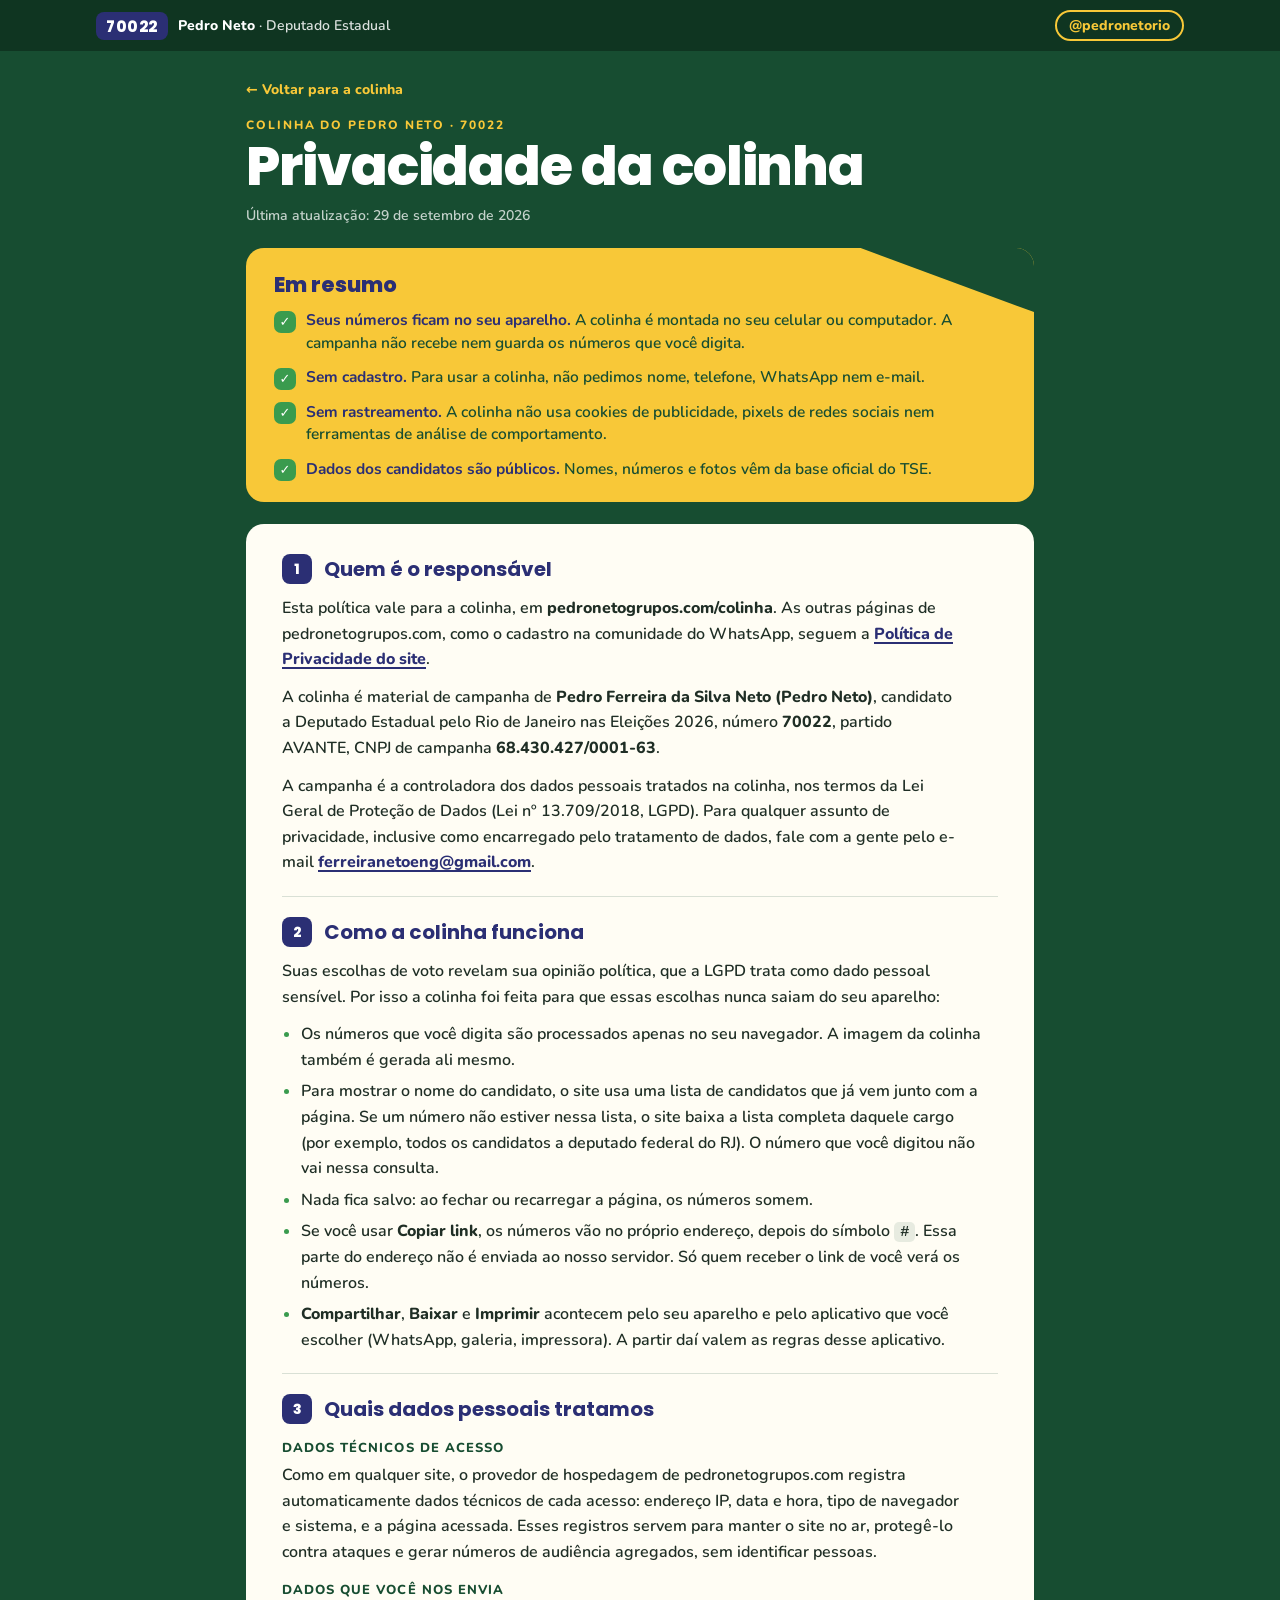
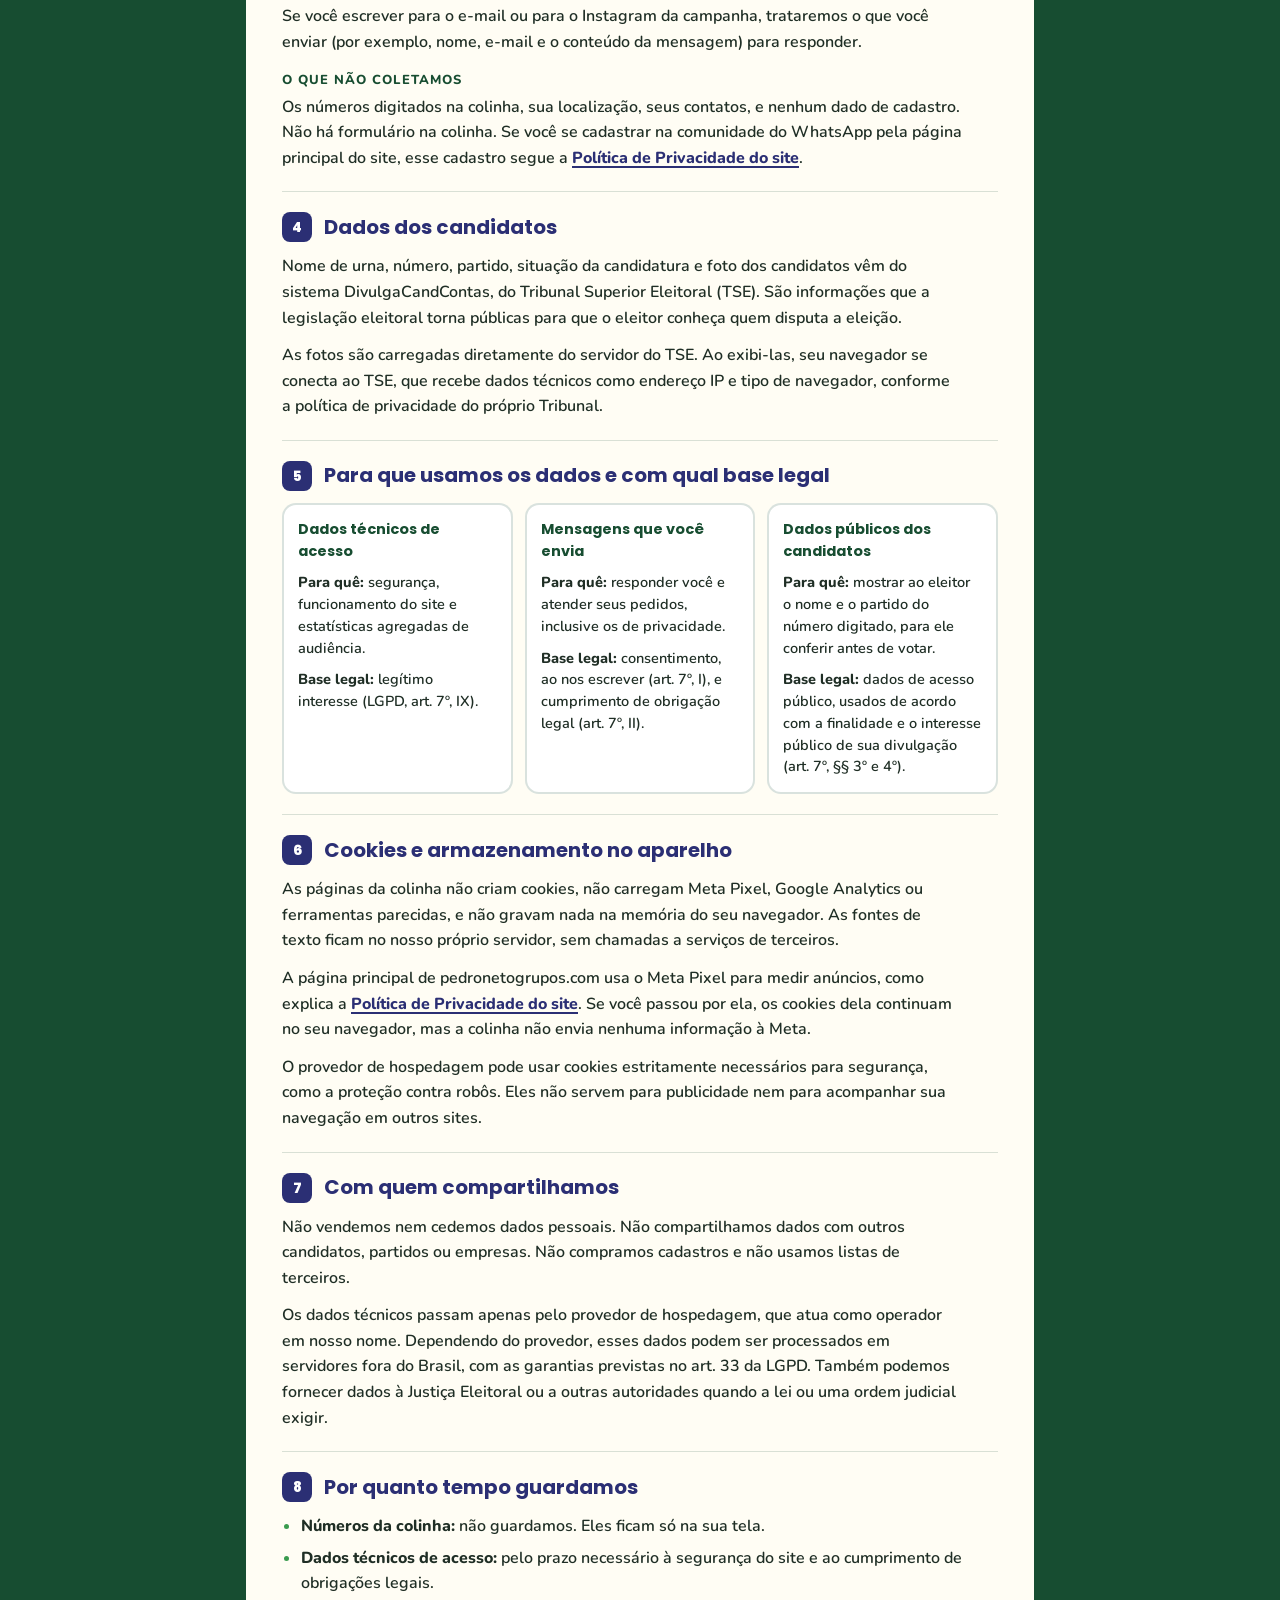
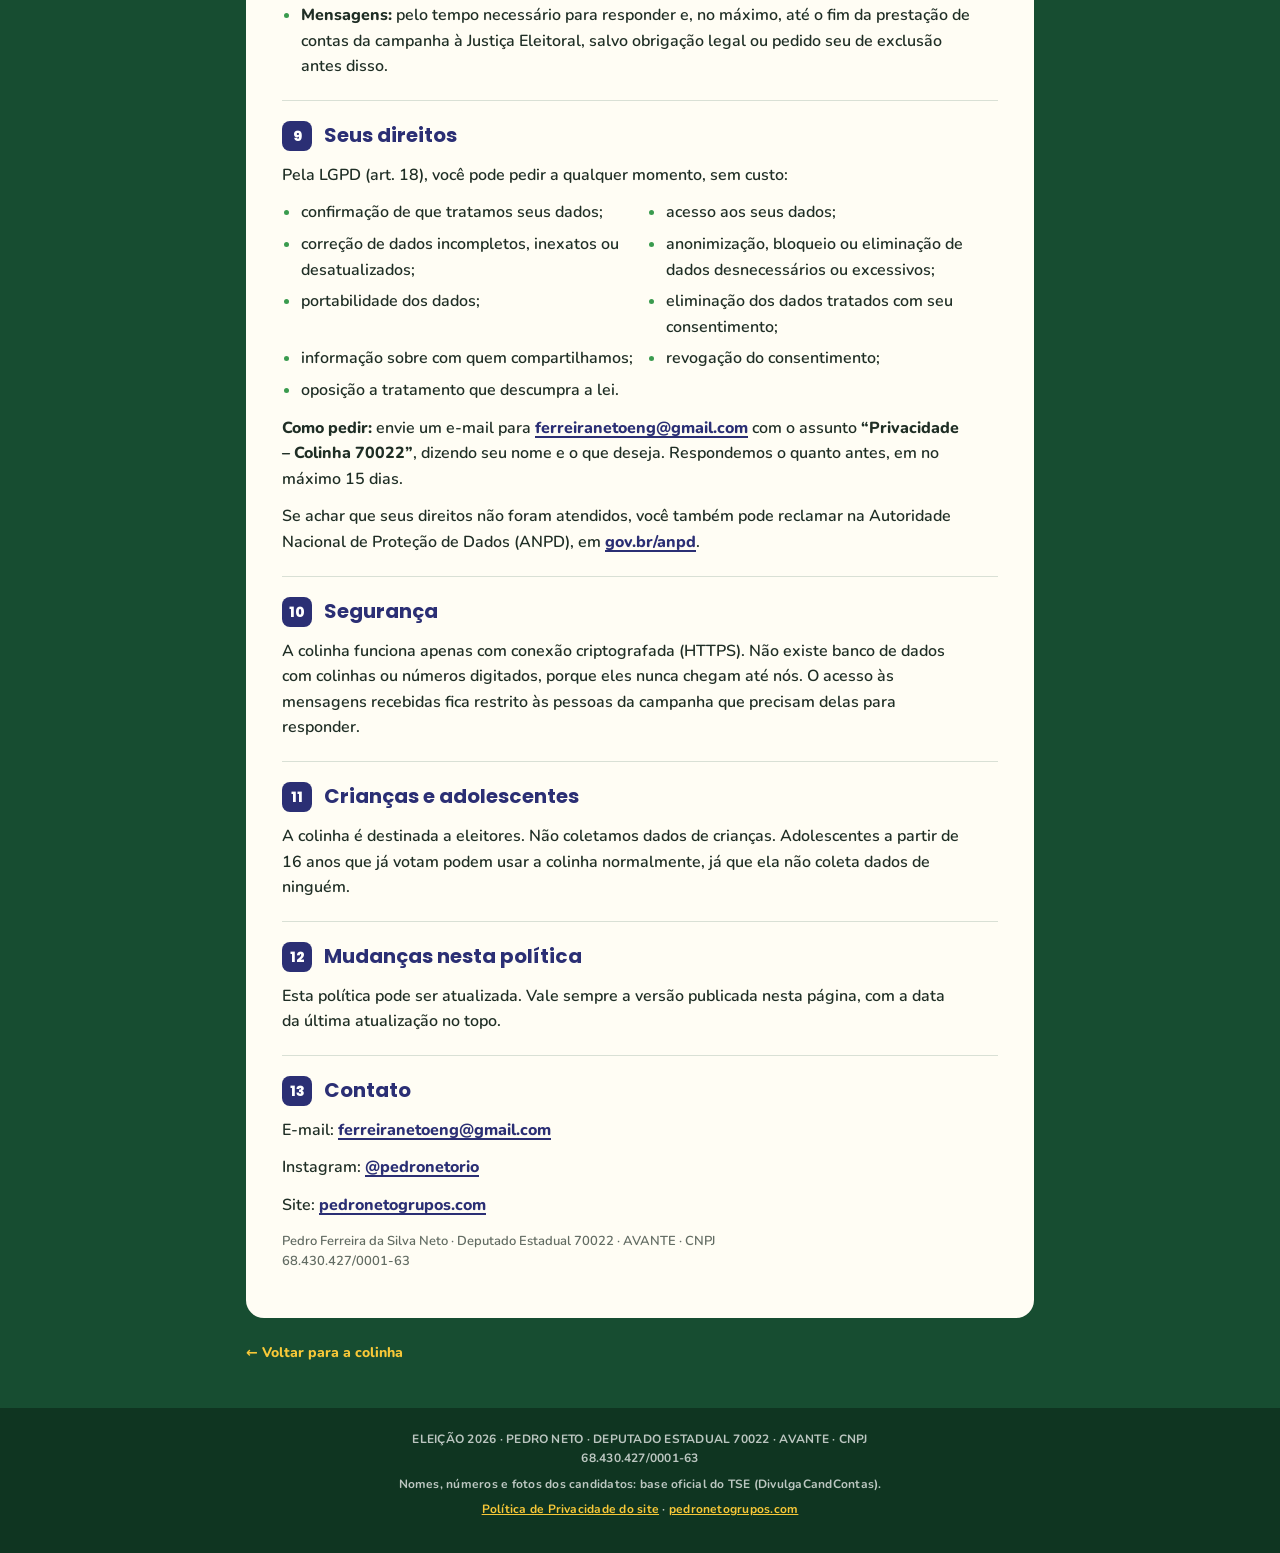
<file: colinha-privacidade.html>
<!doctype html>
<html lang="pt-BR">
<head>
<meta charset="utf-8">
<meta name="viewport" content="width=device-width, initial-scale=1, viewport-fit=cover">
<title>Privacidade da colinha · Pedro Neto 70022</title>
<meta name="description" content="Como a colinha do Pedro Neto 70022 trata dados pessoais: seus números ficam no seu aparelho, sem cadastro e sem cookies de rastreamento.">
<meta name="theme-color" content="#174d31">
<link rel="canonical" href="https://www.pedronetogrupos.com/colinha-privacidade.html">
<link rel="icon" href="/colinha-pedro-neto.jpg">
<link rel="stylesheet" href="/colinha-style.css">
</head>
<body class="pg-politica">
<!--CORPO-->
<header class="topo">
  <div class="topo-in">
    <a class="topo-marca" href="https://www.pedronetogrupos.com/">
      <span class="topo-num">70022</span>
      <span class="topo-nome"><strong>Pedro Neto</strong> · Deputado Estadual</span>
    </a>
    <a class="topo-insta" href="https://www.instagram.com/pedronetorio/" target="_blank" rel="noopener">@pedronetorio</a>
  </div>
</header>

<main class="politica">
  <div class="pol-cab">
    <a class="pol-voltar" href="/colinha">← Voltar para a colinha</a>
    <p class="sobre">Colinha do Pedro Neto · 70022</p>
    <h1>Privacidade da colinha</h1>
    <p class="pol-data">Última atualização: 29 de setembro de 2026</p>
  </div>

  <section class="pol-resumo" aria-labelledby="resumo-titulo">
    <h2 id="resumo-titulo">Em resumo</h2>
    <ul>
      <li><strong>Seus números ficam no seu aparelho.</strong> A colinha é montada no seu celular ou computador. A campanha não recebe nem guarda os números que você digita.</li>
      <li><strong>Sem cadastro.</strong> Para usar a colinha, não pedimos nome, telefone, WhatsApp nem e-mail.</li>
      <li><strong>Sem rastreamento.</strong> A colinha não usa cookies de publicidade, pixels de redes sociais nem ferramentas de análise de comportamento.</li>
      <li><strong>Dados dos candidatos são públicos.</strong> Nomes, números e fotos vêm da base oficial do TSE.</li>
    </ul>
  </section>

  <article class="pol-texto">
    <section id="responsavel">
      <h2><span class="pol-n">1</span>Quem é o responsável</h2>
      <p>Esta política vale para a colinha, em <strong>pedronetogrupos.com/colinha</strong>. As outras páginas de pedronetogrupos.com, como o cadastro na comunidade do WhatsApp, seguem a <a href="https://www.pedronetogrupos.com/politica-de-privacidade.html">Política de Privacidade do site</a>.</p>
      <p>A colinha é material de campanha de <strong>Pedro Ferreira da Silva Neto (Pedro Neto)</strong>, candidato a Deputado Estadual pelo Rio de Janeiro nas Eleições 2026, número <strong>70022</strong>, partido AVANTE, CNPJ de campanha <strong>68.430.427/0001-63</strong>.</p>
      <p>A campanha é a controladora dos dados pessoais tratados na colinha, nos termos da Lei Geral de Proteção de Dados (Lei nº 13.709/2018, LGPD). Para qualquer assunto de privacidade, inclusive como encarregado pelo tratamento de dados, fale com a gente pelo e-mail <a class="pol-email" data-email href="mailto:ferreiranetoeng@gmail.com">ferreiranetoeng@gmail.com</a>.</p>
    </section>

    <section id="colinha">
      <h2><span class="pol-n">2</span>Como a colinha funciona</h2>
      <p>Suas escolhas de voto revelam sua opinião política, que a LGPD trata como dado pessoal sensível. Por isso a colinha foi feita para que essas escolhas nunca saiam do seu aparelho:</p>
      <ul>
        <li>Os números que você digita são processados apenas no seu navegador. A imagem da colinha também é gerada ali mesmo.</li>
        <li>Para mostrar o nome do candidato, o site usa uma lista de candidatos que já vem junto com a página. Se um número não estiver nessa lista, o site baixa a lista completa daquele cargo (por exemplo, todos os candidatos a deputado federal do RJ). O número que você digitou não vai nessa consulta.</li>
        <li>Nada fica salvo: ao fechar ou recarregar a página, os números somem.</li>
        <li>Se você usar <strong>Copiar link</strong>, os números vão no próprio endereço, depois do símbolo <code>#</code>. Essa parte do endereço não é enviada ao nosso servidor. Só quem receber o link de você verá os números.</li>
        <li><strong>Compartilhar</strong>, <strong>Baixar</strong> e <strong>Imprimir</strong> acontecem pelo seu aparelho e pelo aplicativo que você escolher (WhatsApp, galeria, impressora). A partir daí valem as regras desse aplicativo.</li>
      </ul>
    </section>

    <section id="dados">
      <h2><span class="pol-n">3</span>Quais dados pessoais tratamos</h2>
      <h3>Dados técnicos de acesso</h3>
      <p>Como em qualquer site, o provedor de hospedagem de pedronetogrupos.com registra automaticamente dados técnicos de cada acesso: endereço IP, data e hora, tipo de navegador e sistema, e a página acessada. Esses registros servem para manter o site no ar, protegê-lo contra ataques e gerar números de audiência agregados, sem identificar pessoas.</p>
      <h3>Dados que você nos envia</h3>
      <p>Se você escrever para o e-mail ou para o Instagram da campanha, trataremos o que você enviar (por exemplo, nome, e-mail e o conteúdo da mensagem) para responder.</p>
      <h3>O que não coletamos</h3>
      <p>Os números digitados na colinha, sua localização, seus contatos, e nenhum dado de cadastro. Não há formulário na colinha. Se você se cadastrar na comunidade do WhatsApp pela página principal do site, esse cadastro segue a <a href="https://www.pedronetogrupos.com/politica-de-privacidade.html">Política de Privacidade do site</a>.</p>
    </section>

    <section id="candidatos">
      <h2><span class="pol-n">4</span>Dados dos candidatos</h2>
      <p>Nome de urna, número, partido, situação da candidatura e foto dos candidatos vêm do sistema DivulgaCandContas, do Tribunal Superior Eleitoral (TSE). São informações que a legislação eleitoral torna públicas para que o eleitor conheça quem disputa a eleição.</p>
      <p>As fotos são carregadas diretamente do servidor do TSE. Ao exibi-las, seu navegador se conecta ao TSE, que recebe dados técnicos como endereço IP e tipo de navegador, conforme a política de privacidade do próprio Tribunal.</p>
    </section>

    <section id="finalidades">
      <h2><span class="pol-n">5</span>Para que usamos os dados e com qual base legal</h2>
      <div class="pol-bases">
        <div class="pol-base">
          <p class="pol-base-o">Dados técnicos de acesso</p>
          <p><strong>Para quê:</strong> segurança, funcionamento do site e estatísticas agregadas de audiência.</p>
          <p><strong>Base legal:</strong> legítimo interesse (LGPD, art. 7º, IX).</p>
        </div>
        <div class="pol-base">
          <p class="pol-base-o">Mensagens que você envia</p>
          <p><strong>Para quê:</strong> responder você e atender seus pedidos, inclusive os de privacidade.</p>
          <p><strong>Base legal:</strong> consentimento, ao nos escrever (art. 7º, I), e cumprimento de obrigação legal (art. 7º, II).</p>
        </div>
        <div class="pol-base">
          <p class="pol-base-o">Dados públicos dos candidatos</p>
          <p><strong>Para quê:</strong> mostrar ao eleitor o nome e o partido do número digitado, para ele conferir antes de votar.</p>
          <p><strong>Base legal:</strong> dados de acesso público, usados de acordo com a finalidade e o interesse público de sua divulgação (art. 7º, §§ 3º e 4º).</p>
        </div>
      </div>
    </section>

    <section id="cookies">
      <h2><span class="pol-n">6</span>Cookies e armazenamento no aparelho</h2>
      <p>As páginas da colinha não criam cookies, não carregam Meta Pixel, Google Analytics ou ferramentas parecidas, e não gravam nada na memória do seu navegador. As fontes de texto ficam no nosso próprio servidor, sem chamadas a serviços de terceiros.</p>
      <p>A página principal de pedronetogrupos.com usa o Meta Pixel para medir anúncios, como explica a <a href="https://www.pedronetogrupos.com/politica-de-privacidade.html">Política de Privacidade do site</a>. Se você passou por ela, os cookies dela continuam no seu navegador, mas a colinha não envia nenhuma informação à Meta.</p>
      <p>O provedor de hospedagem pode usar cookies estritamente necessários para segurança, como a proteção contra robôs. Eles não servem para publicidade nem para acompanhar sua navegação em outros sites.</p>
    </section>

    <section id="compartilhamento">
      <h2><span class="pol-n">7</span>Com quem compartilhamos</h2>
      <p>Não vendemos nem cedemos dados pessoais. Não compartilhamos dados com outros candidatos, partidos ou empresas. Não compramos cadastros e não usamos listas de terceiros.</p>
      <p>Os dados técnicos passam apenas pelo provedor de hospedagem, que atua como operador em nosso nome. Dependendo do provedor, esses dados podem ser processados em servidores fora do Brasil, com as garantias previstas no art. 33 da LGPD. Também podemos fornecer dados à Justiça Eleitoral ou a outras autoridades quando a lei ou uma ordem judicial exigir.</p>
    </section>

    <section id="prazos">
      <h2><span class="pol-n">8</span>Por quanto tempo guardamos</h2>
      <ul>
        <li><strong>Números da colinha:</strong> não guardamos. Eles ficam só na sua tela.</li>
        <li><strong>Dados técnicos de acesso:</strong> pelo prazo necessário à segurança do site e ao cumprimento de obrigações legais.</li>
        <li><strong>Mensagens:</strong> pelo tempo necessário para responder e, no máximo, até o fim da prestação de contas da campanha à Justiça Eleitoral, salvo obrigação legal ou pedido seu de exclusão antes disso.</li>
      </ul>
    </section>

    <section id="direitos">
      <h2><span class="pol-n">9</span>Seus direitos</h2>
      <p>Pela LGPD (art. 18), você pode pedir a qualquer momento, sem custo:</p>
      <ul class="pol-lista-dupla">
        <li>confirmação de que tratamos seus dados;</li>
        <li>acesso aos seus dados;</li>
        <li>correção de dados incompletos, inexatos ou desatualizados;</li>
        <li>anonimização, bloqueio ou eliminação de dados desnecessários ou excessivos;</li>
        <li>portabilidade dos dados;</li>
        <li>eliminação dos dados tratados com seu consentimento;</li>
        <li>informação sobre com quem compartilhamos;</li>
        <li>revogação do consentimento;</li>
        <li>oposição a tratamento que descumpra a lei.</li>
      </ul>
      <p><strong>Como pedir:</strong> envie um e-mail para <a class="pol-email" data-email href="mailto:ferreiranetoeng@gmail.com">ferreiranetoeng@gmail.com</a> com o assunto <strong>“Privacidade – Colinha 70022”</strong>, dizendo seu nome e o que deseja. Respondemos o quanto antes, em no máximo 15 dias.</p>
      <p>Se achar que seus direitos não foram atendidos, você também pode reclamar na Autoridade Nacional de Proteção de Dados (ANPD), em <a href="https://www.gov.br/anpd" target="_blank" rel="noopener">gov.br/anpd</a>.</p>
    </section>

    <section id="seguranca">
      <h2><span class="pol-n">10</span>Segurança</h2>
      <p>A colinha funciona apenas com conexão criptografada (HTTPS). Não existe banco de dados com colinhas ou números digitados, porque eles nunca chegam até nós. O acesso às mensagens recebidas fica restrito às pessoas da campanha que precisam delas para responder.</p>
    </section>

    <section id="menores">
      <h2><span class="pol-n">11</span>Crianças e adolescentes</h2>
      <p>A colinha é destinada a eleitores. Não coletamos dados de crianças. Adolescentes a partir de 16 anos que já votam podem usar a colinha normalmente, já que ela não coleta dados de ninguém.</p>
    </section>

    <section id="mudancas">
      <h2><span class="pol-n">12</span>Mudanças nesta política</h2>
      <p>Esta política pode ser atualizada. Vale sempre a versão publicada nesta página, com a data da última atualização no topo.</p>
    </section>

    <section id="contato" class="pol-contato">
      <h2><span class="pol-n">13</span>Contato</h2>
      <p>E-mail: <a class="pol-email" data-email href="mailto:ferreiranetoeng@gmail.com">ferreiranetoeng@gmail.com</a></p>
      <p>Instagram: <a href="https://www.instagram.com/pedronetorio/" target="_blank" rel="noopener">@pedronetorio</a></p>
      <p>Site: <a href="https://www.pedronetogrupos.com/">pedronetogrupos.com</a></p>
      <p class="pol-legal">Pedro Ferreira da Silva Neto · Deputado Estadual 70022 · AVANTE · CNPJ 68.430.427/0001-63</p>
    </section>
  </article>

  <p class="pol-fim"><a class="pol-voltar" href="/colinha">← Voltar para a colinha</a></p>
</main>

<footer class="rodape">
  <p>ELEIÇÃO 2026 · PEDRO NETO · DEPUTADO ESTADUAL 70022 · AVANTE · CNPJ 68.430.427/0001-63</p>
  <p>Nomes, números e fotos dos candidatos: base oficial do TSE (DivulgaCandContas).</p>
  <p><a href="https://www.pedronetogrupos.com/politica-de-privacidade.html">Política de Privacidade do site</a> · <a href="https://www.pedronetogrupos.com/">pedronetogrupos.com</a></p>
</footer>
<!--/CORPO-->
<script src="/colinha-config.js"></script>
<script>
  // Se o e-mail mudar em colinha-config.js, a política acompanha.
  (function () {
    var c = window.COLINHA_CONFIG || {};
    var email = String(c.EMAIL || '').trim();
    if (!email) return;
    document.querySelectorAll('[data-email]').forEach(function (a) {
      a.textContent = email;
      a.setAttribute('href', 'mailto:' + email);
    });
  })();
</script>
</body>
</html>
</file>
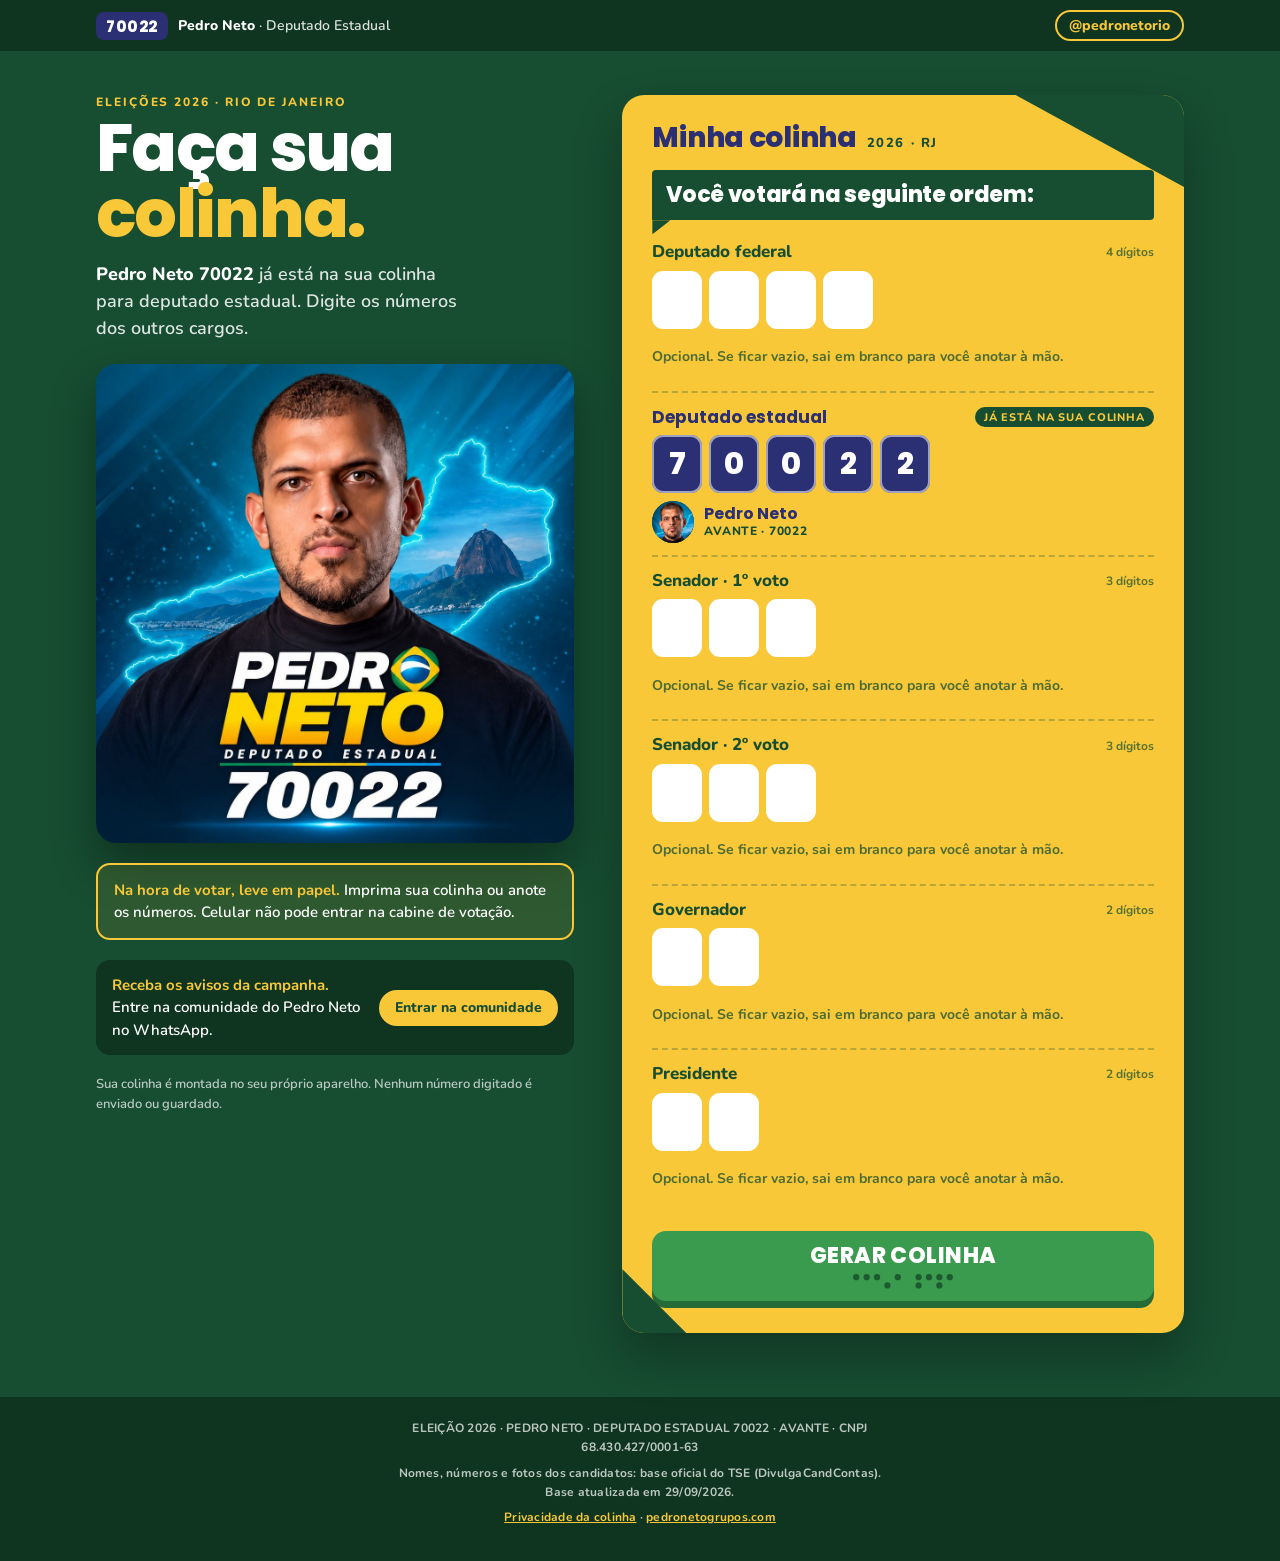
<file: colinha.html>
<!doctype html>
<html lang="pt-BR">
<head>
<meta charset="utf-8">
<meta name="viewport" content="width=device-width, initial-scale=1, viewport-fit=cover">
<title>Colinha do Pedro Neto · 70022</title>
<meta name="description" content="Monte sua colinha para votar no Rio de Janeiro: Pedro Neto 70022 para Deputado Estadual. Digite os outros números, gere a colinha e leve no papel.">
<meta name="theme-color" content="#174d31">
<link rel="canonical" href="https://www.pedronetogrupos.com/colinha">
<meta property="og:type" content="website">
<meta property="og:url" content="https://www.pedronetogrupos.com/colinha">
<meta property="og:title" content="Colinha do Pedro Neto · 70022">
<meta property="og:description" content="Faça sua colinha. Pedro Neto 70022 para Deputado Estadual.">
<meta property="og:image" content="https://www.pedronetogrupos.com/colinha-capa.jpg">
<meta name="twitter:card" content="summary_large_image">
<link rel="icon" href="/colinha-pedro-neto.jpg">
<link rel="stylesheet" href="/colinha-style.css">
</head>
<body>
<!--CORPO-->
<header class="topo">
  <div class="topo-in">
    <a class="topo-marca" href="https://www.pedronetogrupos.com/">
      <span class="topo-num">70022</span>
      <span class="topo-nome"><strong>Pedro Neto</strong> · Deputado Estadual</span>
    </a>
    <a class="topo-insta" id="link-insta" href="#" target="_blank" rel="noopener" hidden>Instagram</a>
  </div>
</header>

<main class="pagina">
  <section class="hero">
    <div class="hero-texto">
      <p class="sobre">Eleições 2026 · Rio de Janeiro</p>
      <h1>Faça sua <em>colinha.</em></h1>
      <p class="lead"><strong>Pedro Neto 70022</strong> já está na sua colinha para deputado estadual. Digite os números dos outros cargos.</p>
    </div>
    <figure class="capa">
      <img src="/colinha-capa.jpg" width="1080" height="1080" alt="Pedro Neto, candidato a Deputado Estadual pelo Rio de Janeiro, número 70022">
    </figure>
  </section>

  <section class="colinha-form" aria-labelledby="titulo-form">
    <div class="cf-cab">
      <h2 id="titulo-form">Minha colinha</h2>
      <span class="cf-ano">2026 · RJ</span>
    </div>
    <p class="faixa">Você votará na seguinte ordem:</p>

    <form id="form" novalidate autocomplete="off">
      <div id="linhas" class="linhas"></div>
      <button type="submit" class="btn-confirma" id="btn-gerar">
        <span class="bc-txt">Gerar colinha</span>
        <span class="bc-braille" aria-hidden="true"></span>
      </button>
    </form>
  </section>

  <aside class="aviso">
    <p><strong>Na hora de votar, leve em papel.</strong> Imprima sua colinha ou anote os números. Celular não pode entrar na cabine de votação.</p>
  </aside>
  <aside class="comunidade">
    <p><strong>Receba os avisos da campanha.</strong> Entre na comunidade do Pedro Neto no WhatsApp.</p>
    <a class="btn-comunidade" href="https://www.pedronetogrupos.com/#entrar">Entrar na comunidade</a>
  </aside>
  <p class="privacidade">Sua colinha é montada no seu próprio aparelho. Nenhum número digitado é enviado ou guardado.</p>
</main>

<footer class="rodape">
  <p>ELEIÇÃO 2026 · PEDRO NETO · DEPUTADO ESTADUAL 70022 · AVANTE · CNPJ 68.430.427/0001-63</p>
  <p>Nomes, números e fotos dos candidatos: base oficial do TSE (DivulgaCandContas). <span id="base-data"></span></p>
  <p><a href="/colinha-privacidade.html" id="link-priv">Privacidade da colinha</a> · <a href="https://www.pedronetogrupos.com/">pedronetogrupos.com</a></p>
</footer>

<div class="modal" id="modal" hidden>
  <div class="modal-fundo" data-fechar></div>
  <div class="modal-caixa" role="dialog" aria-modal="true" aria-labelledby="modal-titulo">
    <div class="modal-cab">
      <h2 id="modal-titulo">Sua colinha está pronta</h2>
      <button type="button" class="modal-x" data-fechar aria-label="Fechar">×</button>
    </div>
    <div class="modal-img">
      <img id="img-colinha" alt="Sua colinha de votação com os candidatos escolhidos">
    </div>
    <div class="modal-acoes">
      <button type="button" class="acao acao-principal" id="btn-compartilhar">Compartilhar colinha</button>
      <button type="button" class="acao" id="btn-baixar">Baixar</button>
      <button type="button" class="acao" id="btn-imprimir">Imprimir</button>
      <button type="button" class="acao" id="btn-link">Copiar link</button>
      <button type="button" class="acao acao-sec" id="btn-editar" data-fechar>Editar colinha</button>
    </div>
    <p class="modal-msg" id="modal-msg" role="status"></p>
  </div>
</div>

<div id="impressao" aria-hidden="true"><img id="img-impressao" alt=""></div>
<!--/CORPO-->
<script src="/colinha-config.js"></script>
<script src="/colinha-app.js"></script>
</body>
</html>
</file>
<file: colinha-style.css>
/* Layout: página verde-bandeira; o formulário é a própria colinha amarela (mesmas cores da colinha impressa). */
:root {
  --amarelo: #f8c838;
  --verde: #174d31;
  --verde-escuro: #0f3521;
  --marinho: #2b2f74;
  --confirma: #3a9b4e;
  --confirma-sombra: #256b37;
  --braille: #1d5a2f;
  --branco: #ffffff;
  --alerta: #8f1d0c;
  --papel: #fffdf4;
  --tinta: #1f2e25;
  --linha: rgba(23, 77, 49, .16);
  --fonte-display: "Poppins", "Montserrat", "Segoe UI", system-ui, sans-serif;
  --fonte-texto: "Nunito", "Segoe UI", system-ui, -apple-system, sans-serif;
  color-scheme: light;
}

@font-face { font-family: "Poppins"; font-style: normal; font-weight: 600; font-display: swap; src: url("[data-uri]") format("woff2"); }
@font-face { font-family: "Poppins"; font-style: normal; font-weight: 700; font-display: swap; src: url("[data-uri]") format("woff2"); }
@font-face { font-family: "Poppins"; font-style: normal; font-weight: 800; font-display: swap; src: url("[data-uri]") format("woff2"); }
@font-face { font-family: "Nunito"; font-style: normal; font-weight: 600; font-display: swap; src: url("[data-uri]") format("woff2"); }
@font-face { font-family: "Nunito"; font-style: normal; font-weight: 700; font-display: swap; src: url("[data-uri]") format("woff2"); }
@font-face { font-family: "Nunito"; font-style: normal; font-weight: 800; font-display: swap; src: url("[data-uri]") format("woff2"); }

* { box-sizing: border-box; }
html { -webkit-text-size-adjust: 100%; }
body {
  margin: 0;
  background: var(--verde);
  color: var(--branco);
  font: 600 16px/1.5 var(--fonte-texto);
}
img { max-width: 100%; display: block; }
[hidden] { display: none !important; }

/* Topo */
.topo { background: var(--verde-escuro); }
.topo-in {
  max-width: 1120px; margin: 0 auto;
  display: flex; align-items: center; gap: 10px;
  padding: 10px 16px;
}
.topo-marca { display: flex; align-items: center; gap: 10px; color: inherit; text-decoration: none; min-width: 0; }
.topo-marca:focus-visible { outline: 3px solid var(--amarelo); outline-offset: 3px; border-radius: 8px; }
.topo-num {
  background: var(--marinho); color: var(--branco);
  font: 800 15px/1 var(--fonte-display); letter-spacing: .04em;
  padding: 7px 10px 6px; border-radius: 8px;
}
.topo-nome { font-size: 14px; color: rgba(255,255,255,.85); }
.topo-nome strong { color: var(--branco); font-weight: 800; }
.topo-insta {
  margin-left: auto; color: var(--amarelo); font-weight: 800; font-size: 14px;
  text-decoration: none; border: 2px solid var(--amarelo); border-radius: 999px; padding: 3px 12px;
}

/* Página */
.pagina {
  max-width: 1120px; margin: 0 auto;
  padding-inline: 16px; padding-block: 28px 40px;
  display: grid; grid-template-columns: minmax(0, 1fr); gap: 24px;
}
@media (min-width: 920px) {
  .pagina {
    grid-template-columns: minmax(0, .92fr) minmax(0, 1.08fr);
    grid-template-areas: "hero form" "aviso form" "comu form" "priv form";
    grid-template-rows: auto auto auto 1fr;
    align-items: start; column-gap: 48px; row-gap: 20px; padding-block: 44px 64px;
  }
  .hero { grid-area: hero; }
  .colinha-form { grid-area: form; }
  .aviso { grid-area: aviso; }
  .comunidade { grid-area: comu; }
  .privacidade { grid-area: priv; }
}

.hero { display: grid; gap: 22px; }
.sobre {
  margin: 0 0 6px; color: var(--amarelo);
  font: 800 12px/1.2 var(--fonte-texto); letter-spacing: .16em; text-transform: uppercase;
}
.hero h1 {
  margin: 0; font: 800 clamp(42px, 10vw, 66px)/1 var(--fonte-display);
  letter-spacing: -.025em; text-wrap: balance;
}
.hero h1 em { font-style: normal; color: var(--amarelo); }
.lead { margin: 14px 0 0; font-size: 18px; color: rgba(255,255,255,.86); max-width: 34ch; }
.lead strong { color: var(--branco); font-weight: 800; }
.capa { margin: 0; }
.capa img {
  width: 100%; max-width: 520px; height: auto; aspect-ratio: 1;
  border-radius: 20px; box-shadow: 0 22px 44px rgba(0,0,0,.35);
}

/* Formulário = colinha */
.colinha-form {
  position: relative; overflow: hidden;
  background: var(--amarelo); color: var(--verde);
  border-radius: 22px; padding: 22px 18px 26px;
  box-shadow: 0 24px 48px rgba(0,0,0,.28);
}
.colinha-form::before, .colinha-form::after {
  content: ""; position: absolute; background: var(--verde); pointer-events: none;
}
.colinha-form::before { top: 0; right: 0; width: 30%; height: 92px; clip-path: polygon(0 0, 100% 0, 100% 100%); }
.colinha-form::after { bottom: 0; left: 0; width: 64px; height: 64px; clip-path: polygon(0 0, 0 100%, 100% 100%); }
@media (min-width: 520px) { .colinha-form { padding: 28px 30px 32px; } }

.cf-cab { display: flex; align-items: baseline; column-gap: 10px; row-gap: 2px; flex-wrap: wrap; position: relative; padding-right: 26%; }
.cf-cab h2 { margin: 0; color: var(--marinho); font: 800 28px/1.1 var(--fonte-display); letter-spacing: -.01em; }
.cf-ano { font: 800 13px/1 var(--fonte-texto); letter-spacing: .12em; text-transform: uppercase; }

.faixa {
  position: relative; margin: 16px 0 18px;
  background: var(--verde); color: var(--branco);
  font: 800 clamp(15px, 4.1vw, 22px)/1.2 var(--fonte-display); letter-spacing: -.015em;
  padding: 12px 14px; border-radius: 4px 4px 4px 0;
}
.faixa::after {
  content: ""; position: absolute; left: 0; top: 100%;
  width: 18px; height: 14px; background: var(--verde);
  clip-path: polygon(0 0, 100% 0, 0 100%);
}

.linhas { display: grid; }
.linha { padding: 14px 0 12px; border-top: 2px dashed rgba(23,77,49,.28); display: grid; gap: 8px; }
.linha:first-child { border-top: 0; padding-top: 4px; }
.linha-topo { display: flex; align-items: center; justify-content: space-between; gap: 10px; flex-wrap: wrap; }
.linha-topo label, .linha-topo .rotulo { font: 800 17px/1.2 var(--fonte-texto); color: var(--verde); }
.linha.fixa .rotulo { color: var(--marinho); font-family: var(--fonte-display); font-weight: 700; }
.dig { font-size: 12px; font-weight: 700; opacity: .7; }

.caixas-linha { display: flex; align-items: center; gap: 10px; }
.caixas { position: relative; display: inline-flex; gap: 7px; }
.cx {
  width: clamp(40px, 12vw, 50px); aspect-ratio: 50 / 58; border-radius: 11px;
  background: var(--branco); color: var(--verde);
  display: grid; place-items: center;
  font: 800 clamp(24px, 7vw, 30px)/1 var(--fonte-display);
  transition: box-shadow .12s ease;
}
.caixas input {
  position: absolute; inset: 0; width: 100%; height: 100%;
  opacity: 0; border: 0; padding: 0; margin: 0; font-size: 16px;
  color: transparent; background: transparent; caret-color: transparent; cursor: text;
}
.caixas:focus-within .cx.atual { box-shadow: 0 0 0 3px var(--marinho); }
.caixas.fixas .cx { background: var(--marinho); color: var(--branco); box-shadow: inset 0 0 0 2px rgba(255,255,255,.55); }
.linha.erro .cx { box-shadow: 0 0 0 2px var(--alerta); }

.limpar {
  width: 34px; height: 34px; border-radius: 50%; border: 2px solid rgba(23,77,49,.35);
  background: transparent; color: var(--verde); font: 800 20px/1 var(--fonte-display); cursor: pointer;
  display: grid; place-items: center; padding: 0 0 2px;
}
.limpar:hover { background: rgba(23,77,49,.1); }
.limpar:focus-visible, .btn-confirma:focus-visible, .acao:focus-visible, .modal-x:focus-visible, .topo-insta:focus-visible {
  outline: 3px solid var(--marinho); outline-offset: 2px;
}

.resultado { display: flex; align-items: center; gap: 10px; min-height: 42px; font-size: 14px; line-height: 1.35; min-width: 0; }
.res-dica { opacity: .75; font-weight: 700; }
.res-erro { color: var(--alerta); font-weight: 800; }
.res-foto {
  position: relative; flex: none; width: 42px; height: 42px; border-radius: 50%; overflow: hidden;
  background: var(--verde); color: var(--amarelo); display: grid; place-items: center;
  font: 800 14px/1 var(--fonte-display);
}
.res-foto img { position: absolute; inset: 0; width: 100%; height: 100%; object-fit: cover; }
.res-txt { display: flex; flex-direction: column; min-width: 0; }
.res-nome { font: 700 16px/1.2 var(--fonte-display); color: var(--marinho); }
.res-partido { font-weight: 800; font-size: 12px; letter-spacing: .06em; text-transform: uppercase; }
.tag {
  display: inline-block; background: var(--verde); color: var(--amarelo);
  font: 800 11px/1 var(--fonte-texto); letter-spacing: .08em; text-transform: uppercase;
  padding: 5px 9px 4px; border-radius: 999px; white-space: nowrap;
}
.tag.alerta { background: var(--alerta); color: var(--branco); }
.res-txt .tag { margin-top: 4px; align-self: flex-start; }

.btn-confirma {
  position: relative; margin-top: 18px; width: 100%;
  display: flex; flex-direction: column; align-items: center; gap: 6px;
  background: var(--confirma); color: var(--branco);
  border: 0; border-radius: 14px; padding: 14px 16px 12px;
  box-shadow: 0 7px 0 var(--confirma-sombra);
  font: 800 22px/1 var(--fonte-display); letter-spacing: .02em; text-transform: uppercase;
  cursor: pointer; transition: transform .08s ease, box-shadow .08s ease;
}
.btn-confirma:hover { filter: brightness(1.05); }
.btn-confirma:active { transform: translateY(5px); box-shadow: 0 2px 0 var(--confirma-sombra); }
.btn-confirma[disabled] { opacity: .7; cursor: progress; }
.bc-braille svg { display: block; width: 104px; height: auto; }
.form-msg { margin: 16px 0 0; color: var(--alerta); font-weight: 800; font-size: 14px; }

.aviso {
  border: 2px solid var(--amarelo); border-radius: 14px; padding: 14px 16px;
  background: rgba(248,200,56,.1); font-size: 15px;
}
.aviso p { margin: 0; }
.aviso strong { color: var(--amarelo); }
.privacidade { margin: 0; color: rgba(255,255,255,.7); font-size: 13px; }

.comunidade {
  display: flex; flex-wrap: wrap; align-items: center; justify-content: space-between; gap: 12px 16px;
  background: var(--verde-escuro); border-radius: 14px; padding: 14px 16px;
}
.comunidade p { margin: 0; font-size: 15px; flex: 1 1 220px; min-width: 0; }
.comunidade strong { color: var(--amarelo); }
.btn-comunidade {
  flex: none; background: var(--amarelo); color: var(--verde);
  font: 800 14px/1 var(--fonte-texto); text-decoration: none;
  padding: 11px 16px; border-radius: 999px;
}
.btn-comunidade:hover { filter: brightness(1.05); }
.btn-comunidade:focus-visible { outline: 3px solid var(--branco); outline-offset: 2px; }

.rodape {
  background: var(--verde-escuro); color: rgba(255,255,255,.72);
  padding-inline: 16px; padding-block: 22px 28px; text-align: center;
  font: 700 12px/1.6 var(--fonte-texto); letter-spacing: .02em;
}
.rodape p { margin: 0 auto 6px; max-width: 70ch; }
.rodape a { color: var(--amarelo); }

/* Modal */
.modal { position: fixed; inset: 0; z-index: 50; display: grid; place-items: center; padding: 16px; }
.modal-fundo { position: absolute; inset: 0; background: rgba(6,24,14,.78); }
.modal-caixa {
  position: relative; width: min(520px, 100%); max-height: 100%; overflow: auto;
  background: var(--amarelo); color: var(--verde); border-radius: 20px; padding: 16px 16px 18px;
  box-shadow: 0 30px 60px rgba(0,0,0,.45);
}
.modal-cab { display: flex; align-items: center; justify-content: space-between; gap: 12px; margin-bottom: 12px; }
.modal-cab h2 { margin: 0; font: 800 21px/1.2 var(--fonte-display); color: var(--marinho); }
.modal-x {
  flex: none; width: 38px; height: 38px; border-radius: 50%; border: 0; cursor: pointer;
  background: var(--verde); color: var(--branco); font: 700 24px/1 var(--fonte-display); padding-bottom: 3px;
}
.modal-img img {
  margin: 0 auto; width: auto; height: auto; max-width: 100%; max-height: min(58vh, 620px);
  border-radius: 8px; box-shadow: 0 10px 26px rgba(0,0,0,.28); background: var(--branco);
}
.modal-acoes { display: grid; grid-template-columns: 1fr 1fr; gap: 10px; margin-top: 16px; }
.acao {
  border: 0; border-radius: 12px; padding: 13px 12px; cursor: pointer;
  background: var(--verde); color: var(--branco); font: 800 15px/1.1 var(--fonte-texto);
}
.acao-principal { grid-column: 1 / -1; background: var(--confirma); box-shadow: 0 5px 0 var(--confirma-sombra); font-size: 17px; }
.acao-sec { background: transparent; color: var(--verde); box-shadow: inset 0 0 0 2px var(--verde); }
.acao-larga { grid-column: 1 / -1; }
.modal-msg { margin: 12px 0 0; min-height: 1.4em; font-weight: 800; font-size: 14px; text-align: center; }

/* Política de privacidade */
.politica {
  max-width: 820px; margin: 0 auto;
  padding-inline: 16px; padding-block: 26px 44px;
  display: grid; gap: 22px;
}
.pol-cab h1 {
  margin: 0; color: var(--branco);
  font: 800 clamp(34px, 8vw, 54px)/1.05 var(--fonte-display); letter-spacing: -.02em; text-wrap: balance;
}
.pol-data { margin: 10px 0 0; color: rgba(255,255,255,.75); font-size: 14px; }
.pol-voltar {
  display: inline-block; margin-bottom: 18px;
  color: var(--amarelo); font-weight: 800; font-size: 14px; text-decoration: none;
}
.pol-voltar:hover { text-decoration: underline; }
.pol-voltar:focus-visible, .pol-texto a:focus-visible { outline: 3px solid var(--amarelo); outline-offset: 2px; border-radius: 4px; }
.pol-fim { margin: 0; }
.pol-fim .pol-voltar { margin: 0; }

.pol-resumo {
  position: relative; overflow: hidden;
  background: var(--amarelo); color: var(--verde);
  border-radius: 18px; padding: 20px 20px 18px;
}
.pol-resumo::before {
  content: ""; position: absolute; top: 0; right: 0; width: 22%; height: 64px;
  background: var(--verde); clip-path: polygon(0 0, 100% 0, 100% 100%);
}
.pol-resumo h2 { position: relative; margin: 0 0 12px; font: 800 21px/1.2 var(--fonte-display); color: var(--marinho); }
.pol-resumo ul { margin: 0; padding: 0; list-style: none; display: grid; gap: 12px; }
.pol-resumo li { position: relative; padding-left: 32px; font-size: 15.5px; line-height: 1.45; }
.pol-resumo li::before {
  content: "✓"; position: absolute; left: 0; top: .1em;
  width: 22px; height: 22px; border-radius: 7px;
  background: var(--confirma); color: var(--branco);
  font: 800 13px/22px var(--fonte-display); text-align: center;
}
.pol-resumo strong { color: var(--marinho); }
@media (min-width: 640px) { .pol-resumo { padding: 24px 28px 22px; } }

.pol-texto { background: var(--papel); color: var(--tinta); border-radius: 18px; padding: 4px 20px 18px; }
@media (min-width: 640px) { .pol-texto { padding: 10px 36px 26px; } }
.pol-texto section { padding-block: 20px 8px; border-top: 1px solid var(--linha); scroll-margin-top: 16px; }
.pol-texto section:first-child { border-top: 0; }
.pol-texto h2 {
  display: flex; align-items: center; gap: 12px; margin: 0 0 12px;
  font: 700 20px/1.25 var(--fonte-display); color: var(--marinho); text-wrap: balance;
}
.pol-n {
  flex: none; width: 30px; height: 30px; border-radius: 8px;
  background: var(--marinho); color: var(--branco);
  display: grid; place-items: center; font: 800 14px/1 var(--fonte-display);
}
.pol-texto h3 {
  margin: 16px 0 6px; color: var(--verde);
  font: 800 13px/1.3 var(--fonte-texto); letter-spacing: .08em; text-transform: uppercase;
}
.pol-texto p, .pol-texto li { font: 600 16px/1.6 var(--fonte-texto); max-width: 68ch; }
.pol-texto p { margin: 0 0 12px; }
.pol-texto ul { margin: 0 0 12px; padding-left: 1.2em; display: grid; gap: 6px; }
.pol-texto li::marker { color: var(--confirma); }
.pol-texto strong { font-weight: 800; }
.pol-texto a {
  color: var(--marinho); font-weight: 800;
  text-decoration-thickness: 2px; text-underline-offset: 3px; overflow-wrap: anywhere;
}
.pol-texto code { font: 700 .95em ui-monospace, "SFMono-Regular", Menlo, monospace; background: rgba(23,77,49,.1); padding: 1px 6px; border-radius: 5px; }
@media (min-width: 640px) { .pol-texto .pol-lista-dupla { grid-template-columns: 1fr 1fr; column-gap: 32px; } }

.pol-bases { display: grid; gap: 12px; grid-template-columns: minmax(0, 1fr); margin-bottom: 12px; }
@media (min-width: 720px) { .pol-bases { grid-template-columns: repeat(3, minmax(0, 1fr)); } }
.pol-base { background: var(--branco); border: 2px solid var(--linha); border-radius: 14px; padding: 14px 14px 4px; min-width: 0; }
.pol-texto .pol-base p { font-size: 14.5px; line-height: 1.5; margin: 0 0 10px; }
.pol-texto .pol-base-o { font: 700 16px/1.3 var(--fonte-display); color: var(--verde); }
.pol-texto .pol-legal { font-size: 13px; color: rgba(31,46,37,.7); margin-top: 8px; }

#impressao { display: none; }

@media (prefers-reduced-motion: reduce) {
  * { transition: none !important; }
}

/* Impressão: só a colinha, 5 x 9 cm, com linha de corte */
@page { size: A4 portrait; margin: 15mm; }
@media print {
  body:not(.pg-politica) { background: #fff; }
  body:not(.pg-politica) > *:not(#impressao) { display: none !important; }
  #impressao { display: block !important; }
  #impressao img { width: 50mm; height: 90mm; outline: .3mm dashed #888; outline-offset: 1.5mm; }
}
</file>
